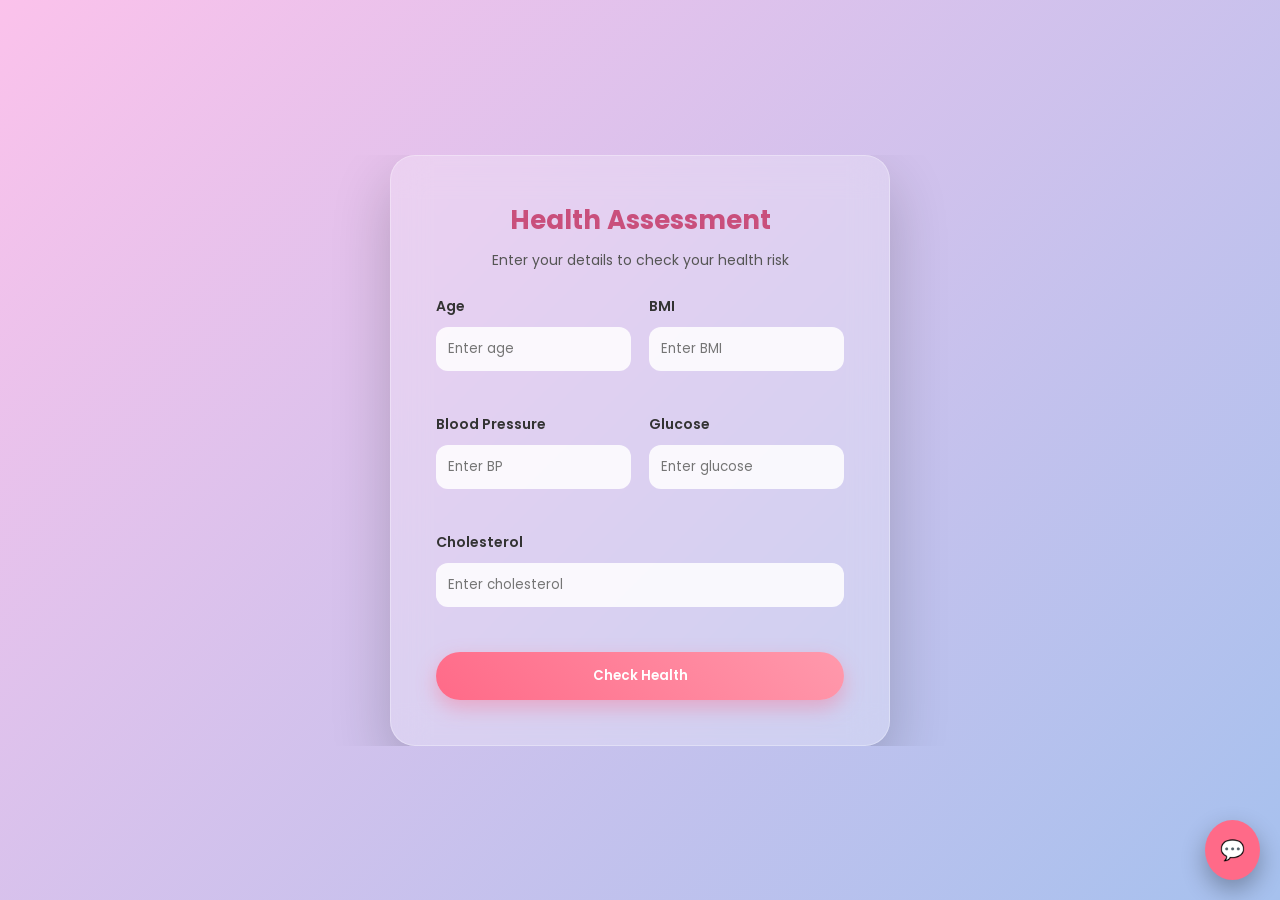
<file: assessment.html>
<!DOCTYPE html>
<html lang="en">
<head>
<meta charset="UTF-8">
<meta name="viewport" content="width=device-width, initial-scale=1.0">
<title>Health Assessment</title>

<link rel="stylesheet" href="style.css">

<!-- FONT -->
<link href="https://fonts.googleapis.com/css2?family=Poppins:wght@300;400;600&display=swap" rel="stylesheet">
</head>

<body>

<div class="assessment-page">

    <div class="assessment-center">

        <div class="assessment-card">

            <h2>Health Assessment</h2>
            <p class="subtitle">Enter your details to check your health risk</p>

            <!-- FORM -->
            <div class="form-grid">

                <div class="form-group">
                    <label>Age</label>
                    <input type="number" id="age" placeholder="Enter age">
                </div>

                <div class="form-group">
                    <label>BMI</label>
                    <input type="number" id="bmi" placeholder="Enter BMI">
                </div>

                <div class="form-group">
                    <label>Blood Pressure</label>
                    <input type="number" id="bp" placeholder="Enter BP">
                </div>

                <div class="form-group">
                    <label>Glucose</label>
                    <input type="number" id="glucose" placeholder="Enter glucose">
                </div>

                <div class="form-group full-width">
                    <label>Cholesterol</label>
                    <input type="number" id="cholesterol" placeholder="Enter cholesterol">
                </div>

            </div>

            <!-- BUTTON -->
            <button class="btn" onclick="predictAll()">Check Health</button>

            <!-- RESULT -->
            <div id="result"></div>

            <!-- SUGGESTION -->
            <div id="suggestions"></div>

        </div>

    </div>

</div>
<!-- CHATBOT BUTTON -->
<div class="chatbot-btn" onclick="toggleChatbot()">💬</div>

<!-- CHATBOT BOX -->
<div class="chatbot-box" id="chatbotBox">

    <div class="chatbot-header">
        Aaru
        <span onclick="toggleChatbot()">✖</span>
    </div>

    <div class="chatbot-body" id="chatBody">
        <div class="bot-msg">Hi! Ask me about your health </div>
    </div>

    <div class="chatbot-input">
        <input type="text" id="chatInput" placeholder="Ask something...">
        <button onclick="sendMessage()">Send</button>
    </div>

</div>

<script src="script.js"></script>

</body>
</html>
</file>
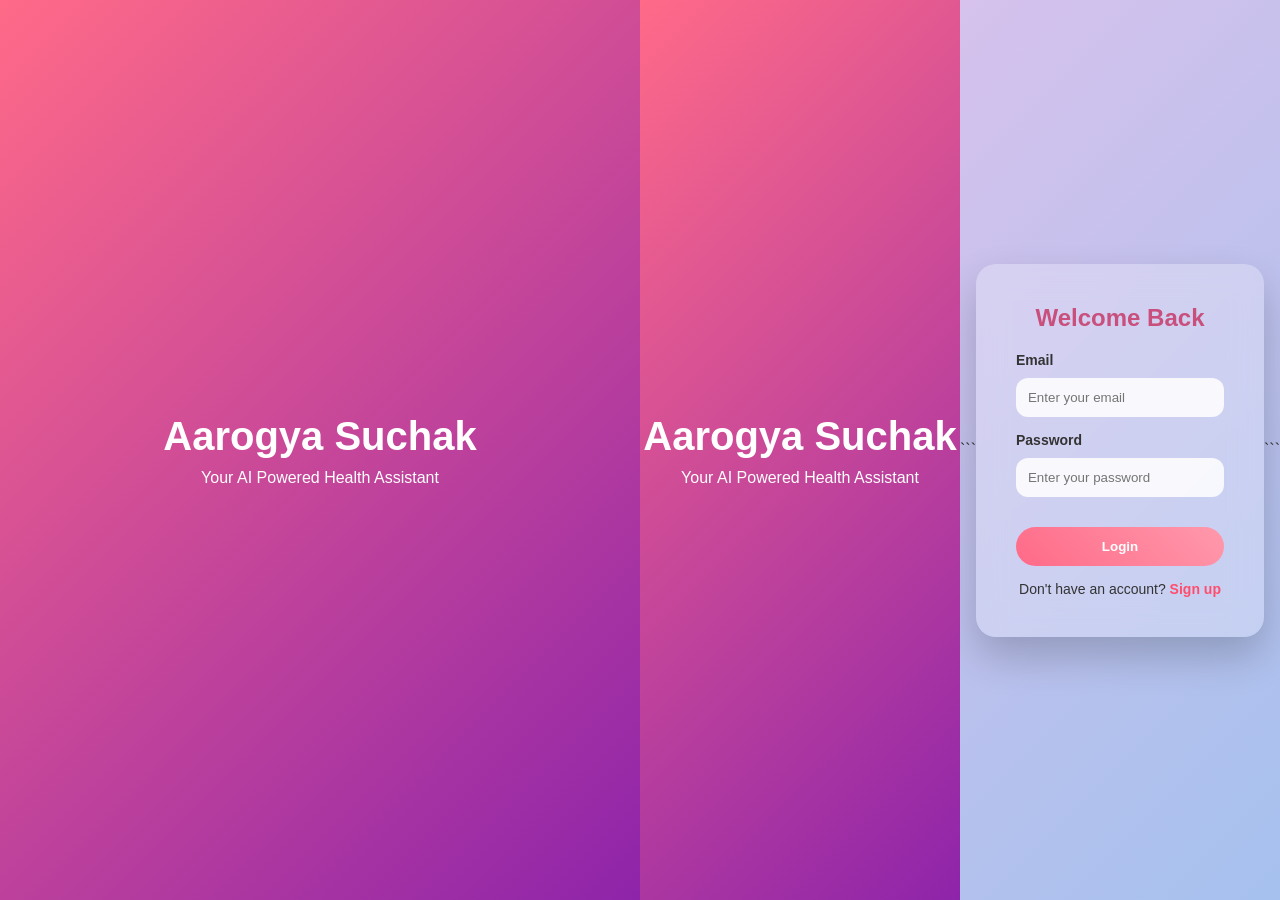
<file: login.html>
<!DOCTYPE html>
<html lang="en">
<head>
<meta charset="UTF-8">
<meta name="viewport" content="width=device-width, initial-scale=1.0">
<title>Login - Aarogya Suchak</title>
<link rel="stylesheet" href="style.css">
</head>

<body>

<div class="login-container">

  <!-- LEFT SIDE -->
  <div class="login-left">
    <h1>Aarogya Suchak</h1>
    <p>Your AI Powered Health Assistant</p>
  </div>

  <!-- RIGHT SIDE -->
  <div class="login-right">

    <!DOCTYPE html>

<html lang="en">
<head>
<meta charset="UTF-8">
<meta name="viewport" content="width=device-width, initial-scale=1.0">
<title>Login - Aarogya Suchak</title>
<link rel="stylesheet" href="style.css">
</head>

<body>

<div class="login-container">

  <!-- LEFT SIDE -->

  <div class="login-left">
    <h1>Aarogya Suchak</h1>
    <p>Your AI Powered Health Assistant</p>
  </div>

  <!-- RIGHT SIDE -->

  <div class="login-right">

```
<div class="login-card">

  <h2>Welcome Back</h2>

  <!-- ✅ FORM ADDED -->
  <form onsubmit="loginUser(event)">

    <div class="form-group">
      <label>Email</label>
      <input type="email" id="loginEmail" placeholder="Enter your email" required>
    </div>

    <div class="form-group">
      <label>Password</label>
      <input type="password" id="loginPassword" placeholder="Enter your password" required>
    </div>

    <!-- ❌ onclick removed -->
    <button class="login-btn" type="submit">Login</button>

  </form>

  <p class="signup-text">
    Don't have an account? <a href="signup.html">Sign up</a>
  </p>

</div>
```

  </div>

</div>

<script src="script.js"></script>

</body>
</html>

  </div>

</div>

<script src="script.js"></script>

</body>
</html>
</file>
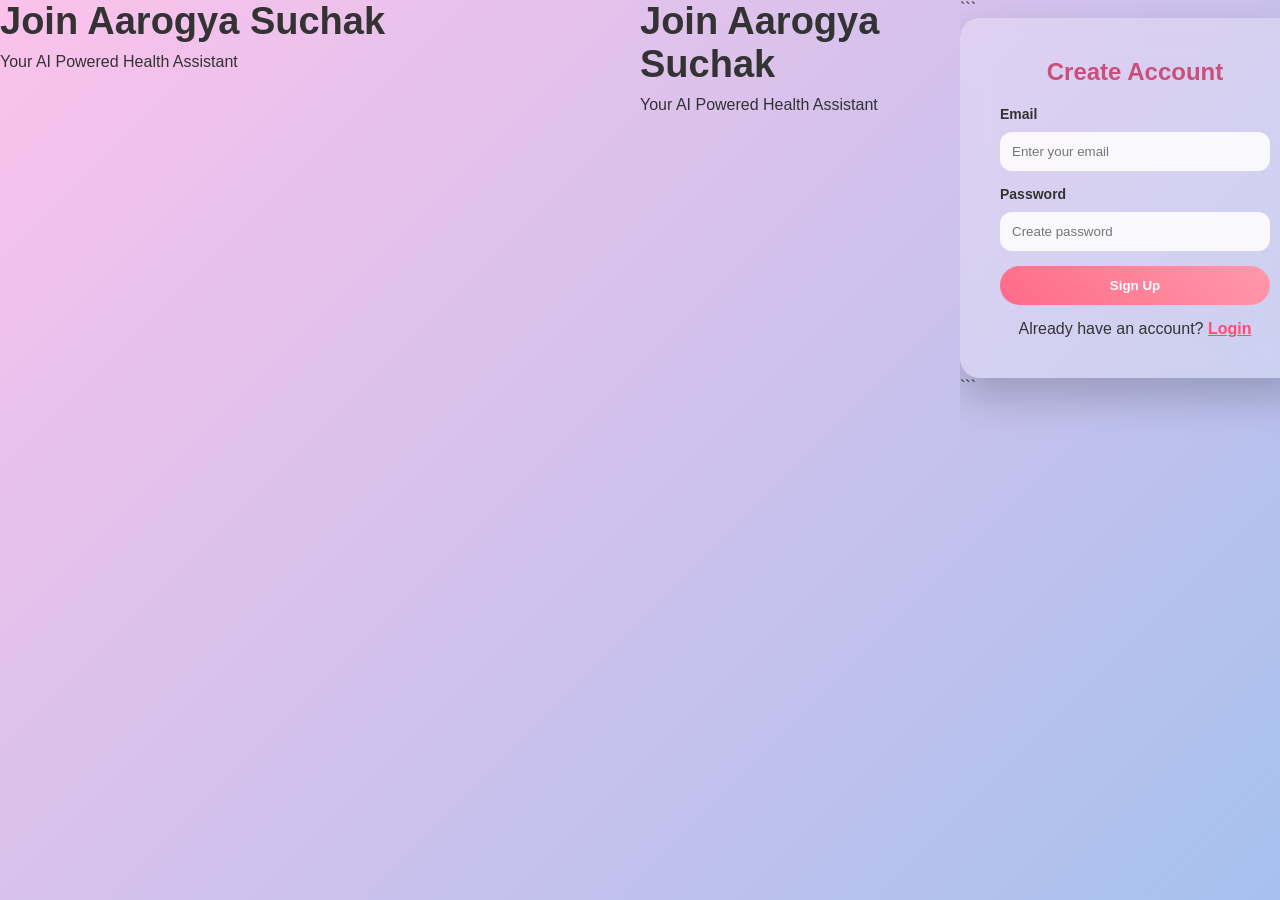
<file: signup.html>
<!DOCTYPE html>
<html lang="en">
<head>
<meta charset="UTF-8">
<meta name="viewport" content="width=device-width, initial-scale=1.0">
<title>Signup - Aarogya Suchak</title>
<link rel="stylesheet" href="style.css">
</head>

<body>

<div class="signup-container">

  <!-- LEFT SIDE -->
  <div class="signup-left">
    <h1>Join Aarogya Suchak</h1>
    <p>Your AI Powered Health Assistant</p>
  </div>

  <!-- RIGHT SIDE -->
  <div class="signup-right">

    <!DOCTYPE html>

<html lang="en">
<head>
<meta charset="UTF-8">
<meta name="viewport" content="width=device-width, initial-scale=1.0">
<title>Signup - Aarogya Suchak</title>
<link rel="stylesheet" href="style.css">
</head>

<body>

<div class="signup-container">

  <!-- LEFT SIDE -->

  <div class="signup-left">
    <h1>Join Aarogya Suchak</h1>
    <p>Your AI Powered Health Assistant</p>
  </div>

  <!-- RIGHT SIDE -->

  <div class="signup-right">

```
<div class="signup-card">

  <h2>Create Account</h2>

  <!-- ✅ ONLY FORM HANDLES SUBMIT -->
  <form onsubmit="signupUser(event)">

    <div class="form-group">
      <label>Email</label>
      <input type="email" id="email" placeholder="Enter your email" required>
    </div>

    <div class="form-group">
      <label>Password</label>
      <input type="password" id="password" placeholder="Create password" required>
    </div>

    <!-- ❌ removed onclick -->
    <button class="signup-btn" type="submit">Sign Up</button>

  </form>

  <p class="login-text">
    Already have an account? <a href="login.html">Login</a>
  </p>

</div>
```

  </div>

</div>

<script src="script.js"></script>

</body>
</html>

  </div>

</div>

<script src="script.js"></script>

</body>
</html>
</file>
<file: style.css>
/* RESET */
*{
  margin:0;
  padding:0;
    overflow-x: hidden; /* 🔥 duplicate remove karega */

  box-sizing:border-box;
  font-family: 'Poppins', sans-serif;
}
/* body {
    margin: 0;
    font-family: 'Poppins', sans-serif;
  overflow-x: hidden; /* 🔥 VERY IMPORTANT */

    background: url('https://images.unsplash.com/photo-1505751172876-fa1923c5c528') no-repeat center center/cover;
} */
html{
  scroll-behavior:smooth;
}

/* BODY */
body{
  background: linear-gradient(135deg, #fbc2eb, #a6c1ee);
  min-height:100vh;
  color:#333;
}

/* NAVBAR */
.navbar{
  display:flex;
  justify-content:space-between;
  align-items:center;
  padding:15px 40px;
  background: rgba(255,255,255,0.2);
  backdrop-filter: blur(12px);
  box-shadow:0 4px 20px rgba(0,0,0,0.1);
  position: sticky;
  top:0;
  z-index:1000;
}

.logo{
  font-size:22px;
  font-weight:700;
  display:flex;
  align-items:center;
  gap:10px;
}

.logo img{
  width:35px;
}

.nav-links{
  display:flex;
  gap:25px;
  list-style:none;
}

.nav-links a{
  text-decoration:none;
  font-weight:500;
  transition:0.3s;
}

.nav-links a:hover{
  color:#ff4d6d;
}

.nav-links .active{
  color:#ff4d6d;
  font-weight:bold;
}

/* HERO */
.hero{
  padding:80px 20px;
  display:flex;
  justify-content:center;
}

.hero-content{
  display:flex;
  align-items:center;
  justify-content:space-between;
  gap:60px;
  max-width:1200px;
  width:100%;

  background: rgba(255,255,255,0.25);
  backdrop-filter: blur(15px);
  border-radius:25px;
  padding:50px;
  box-shadow:0 20px 50px rgba(0,0,0,0.15);
}

.hero-text{
  flex:1;
}

.hero-text h1{
  font-size:44px;
  color:#C94F7C;
  line-height:1.2;
}

.hero-text p{
  margin:20px 0;
  font-size:16px;
  color:#555;
}

.hero-image{
  flex:1;
  text-align:center;
}

.hero-image img{
  width:320px;
  border-radius:20px;
  box-shadow:0 15px 40px rgba(0,0,0,0.2);
  animation:float 3s ease-in-out infinite;
}

@keyframes float{
  0%{transform:translateY(0);}
  50%{transform:translateY(-12px);}
  100%{transform:translateY(0);}
}

/* BUTTON */
.btn{
  padding:14px 35px;
  border:none;
  border-radius:40px;
  background:linear-gradient(45deg,#ff6a88,#ff99ac);
  color:white;
  font-weight:600;
  cursor:pointer;
  transition:0.3s;
  box-shadow:0 8px 20px rgba(255,105,135,0.4);
}

.btn:hover{
  transform:scale(1.05);
  box-shadow:0 12px 30px rgba(255,105,135,0.5);
}

/* STATS */
.stats{
  display:flex;
  justify-content:center;
  gap:40px;
  margin:60px 0;
}

.stat-box{
  background: rgba(255,255,255,0.25);
  backdrop-filter: blur(10px);
  padding:25px 35px;
  border-radius:20px;
  text-align:center;
  box-shadow:0 10px 25px rgba(0,0,0,0.1);
}

.stat-box h2{
  color:#ff4d6d;
  font-size:28px;
}

/* FEATURES */
.features{
  padding:80px 20px;
  text-align:center;
}

.features h2{
  color:#C94F7C;
  margin-bottom:40px;
}

.feature-container{
  display:flex;
  justify-content:center;
  gap:30px;
  flex-wrap:wrap;
}

.card{
  padding:25px;
  width:260px;
  border-radius:20px;
  color:white;
  box-shadow:0 10px 30px rgba(0,0,0,0.15);
  transition:0.3s;
}

.card:hover{
  transform:translateY(-10px);
}

.pink{ background:#C94F7C; }
.purple{ background:#8E24AA; }
.green{ background:#26A69A; }

/* STEPS */
.steps{
  padding:80px 20px;
  text-align:center;
}

.steps h2{
  color:#C94F7C;
  margin-bottom:50px;
}

.steps-container{
  display:flex;
  justify-content:center;
  gap:30px;
  flex-wrap:wrap;
}

.step{
  background:white;
  padding:25px;
  width:260px;
  border-radius:20px;
  box-shadow:0 10px 25px rgba(0,0,0,0.1);
  transition:0.3s;
}

.step:hover{
  transform:translateY(-8px);
}

/* WHY */
.why{
  padding:80px 20px;
  text-align:center;
}

.why h2{
  color:#C94F7C;
  margin-bottom:30px;
}

/* CTA */
.cta{
  text-align:center;
  padding:80px 20px;
}

.cta h2{
  margin-bottom:20px;
}

/* FOOTER */
.footer{
  text-align:center;
  padding:20px;
  background: rgba(0,0,0,0.1);
  margin-top:40px;
}

/* ================= ABOUT PAGE ONLY ================= */

.about-hero{
  text-align:center;
  padding:70px 20px;
}

.about-hero h1{
  font-size:38px;
  color:#C94F7C;
  margin-bottom:10px;
}

.about-hero p{
  max-width:700px;
  margin:auto;
  line-height:1.6;
}

.about-section{
  text-align:center;
  padding:60px 20px;
}

.about-section h2{
  font-size:28px;
  margin-bottom:20px;
  color:#C94F7C;
}

.about-section p{
  max-width:750px;
  margin:auto;
  line-height:1.7;
}

/* tech stack */
.tech-container{
  display:flex;
  justify-content:center;
  flex-wrap:wrap;
  gap:15px;
  margin-top:20px;
}

.tech-container span{
  background: rgba(255,255,255,0.3);
  padding:10px 18px;
  border-radius:20px;
  font-size:14px;
  backdrop-filter: blur(10px);
}

/* ================= RESPONSIVE ================= */

@media(max-width:900px){

  .hero-content{
    flex-direction:column;
    text-align:center;
  }

  .hero-image img{
    width:250px;
  }

  .stats{
    flex-direction:column;
    align-items:center;
  }

  .steps-container{
    flex-direction:column;
    align-items:center;
  }

}

/* ================= PREMIUM ABOUT PAGE ================= */

.about-hero{
  text-align:center;
  padding:90px 20px;
}

.about-hero h1{
  font-size:42px;
  font-weight:700;
  background: linear-gradient(90deg,#ff4d6d,#8E24AA);
  -webkit-background-clip: text;
  -webkit-text-fill-color: transparent;
  margin-bottom:15px;
}

.about-hero p{
  max-width:750px;
  margin:auto;
  font-size:17px;
  line-height:1.7;
  color:#555;
}

/* SECTION */
.about-section{
  padding:70px 20px;
  text-align:center;
}

.about-section h2{
  font-size:30px;
  color:#C94F7C;
  margin-bottom:20px;
  position:relative;
}

.about-section h2::after{
  content:'';
  width:60px;
  height:3px;
  background:#ff4d6d;
  display:block;
  margin:10px auto;
  border-radius:10px;
}

.about-section p{
  max-width:750px;
  margin:auto;
  font-size:16px;
  line-height:1.7;
  color:#444;
}

/* PREMIUM CARDS */
.feature-container{
  margin-top:40px;
  display:flex;
  justify-content:center;
  gap:30px;
  flex-wrap:wrap;
}

.card{
  width:270px;
  padding:30px;
  border-radius:20px;
  color:white;
  backdrop-filter: blur(15px);
  box-shadow:0 15px 40px rgba(0,0,0,0.2);
  transition: all 0.3s ease;
  position:relative;
  overflow:hidden;
}

.card::before{
  content:'';
  position:absolute;
  top:0;
  left:-100%;
  width:100%;
  height:100%;
  background: rgba(255,255,255,0.2);
  transition:0.4s;
}

.card:hover::before{
  left:100%;
}

.card:hover{
  transform: translateY(-12px) scale(1.03);
  box-shadow:0 25px 60px rgba(0,0,0,0.3);
}

/* COLORS */
.pink{ background: linear-gradient(135deg,#ff6a88,#ff99ac); }
.purple{ background: linear-gradient(135deg,#8E24AA,#BA68C8); }
.green{ background: linear-gradient(135deg,#26A69A,#66BB6A); }

/* TECH STACK */
.tech-container{
  margin-top:25px;
  display:flex;
  justify-content:center;
  flex-wrap:wrap;
  gap:15px;
}

.tech-container span{
  padding:10px 18px;
  border-radius:20px;
  background: rgba(255,255,255,0.3);
  backdrop-filter: blur(10px);
  font-size:14px;
  transition:0.3s;
}

.tech-container span:hover{
  background:#ff4d6d;
  color:white;
  transform:scale(1.1);
}

/* GOAL */
.about-section:last-child{
  padding-bottom:100px;
}

.about-section:last-child p{
  font-size:17px;
  font-weight:500;
}

/* RESPONSIVE */
@media(max-width:768px){

  .about-hero h1{
    font-size:32px;
  }

  .card{
    width:90%;
  }

}
/* ===== PREMIUM HERO BOX ===== */

.premium-hero{
  display:flex;
  justify-content:center;
  padding:100px 20px;
}

.hero-box{
  max-width:900px;
  text-align:center;
  padding:60px;

  background: rgba(255,255,255,0.25);
  backdrop-filter: blur(18px);
  border-radius:30px;

  box-shadow:0 25px 60px rgba(0,0,0,0.2);
  animation: fadeUp 1s ease;
}

.hero-box h1{
  font-size:42px;
  font-weight:700;

  background: linear-gradient(90deg,#ff4d6d,#8E24AA);
  -webkit-background-clip:text;
  -webkit-text-fill-color:transparent;

  margin-bottom:20px;
}

.hero-box p{
  font-size:17px;
  color:#555;
  line-height:1.7;
}


/* ===== ABOUT CONTENT BOX ===== */

.premium-section{
  display:flex;
  justify-content:center;
  padding:80px 20px;
}

.about-box{
  max-width:900px;
  text-align:center;
  padding:50px;

  background: rgba(255,255,255,0.2);
  backdrop-filter: blur(15px);
  border-radius:25px;

  box-shadow:0 20px 50px rgba(0,0,0,0.15);
  transition:0.3s;
}

.about-box:hover{
  transform:translateY(-8px);
}

.about-box h2{
  font-size:30px;
  color:#C94F7C;
  margin-bottom:15px;
  position:relative;
}

.about-box h2::after{
  content:'';
  width:60px;
  height:3px;
  background:#ff4d6d;
  display:block;
  margin:10px auto;
  border-radius:10px;
}

.about-box p{
  font-size:16px;
  color:#444;
  line-height:1.7;
}


/* ===== ANIMATION ===== */

@keyframes fadeUp{
  from{
    opacity:0;
    transform:translateY(30px);
  }
  to{
    opacity:1;
    transform:translateY(0);
  }
}

/* ===== LOGIN PAGE ===== */

.login-wrapper{
  height:100vh;
  display:flex;
  justify-content:center;
  align-items:center;
  padding:20px;
}

/* CARD */
.login-card{
  width:380px;
  padding:40px;
  border-radius:25px;

  background: rgba(255,255,255,0.25);
  backdrop-filter: blur(20px);

  box-shadow:0 20px 50px rgba(0,0,0,0.2);

  text-align:center;
  animation:fadeUp 0.8s ease;
}

/* HEADER */
.login-header img{
  width:70px;
  margin-bottom:10px;
}

.login-header h2{
  color:#C94F7C;
  margin-bottom:5px;
}

.login-header p{
  font-size:14px;
  color:#666;
  margin-bottom:20px;
}

/* INPUTS */
.form-group{
  text-align:left;
  margin-bottom:15px;
}

.form-group label{
  font-size:14px;
}

.form-group input{
  width:100%;
  padding:10px;
  margin-top:5px;
  border:none;
  border-radius:10px;
  outline:none;
}

/* BUTTON */
.login-btn{
  width:100%;
  margin-top:15px;
  padding:12px;
  border:none;
  border-radius:30px;
  background:linear-gradient(45deg,#ff6a88,#ff99ac);
  color:white;
  font-weight:600;
  cursor:pointer;
  transition:0.3s;
}

.login-btn:hover{
  transform:scale(1.05);
}

/* SIGNUP */
.signup-text{
  margin-top:15px;
  font-size:14px;
}

.signup-text a{
  color:#ff4d6d;
  font-weight:600;
  text-decoration:none;
}

/* ===== LOGIN PAGE PREMIUM ===== */

.login-container{
    display: flex;
  height: 100vh;
  width: 100%;
  overflow: hidden; /* 🔥 important */
}

/* LEFT SIDE */
.login-left{
  flex:1;
  display:flex;
  display: flex;
  flex-direction: column;
  justify-content: center;
  align-items: center;
  color:white;
  background: linear-gradient(135deg,#ff6a88,#8E24AA);
}
.login-left,
.login-right {
  width: 50%;
  flex: 0 0 50%; /* 🔥 force equal split */
}
.login-left h1{
  font-size:40px;
}

.login-left p{
  margin-top:10px;
}

/* RIGHT SIDE */
.login-right{
   display: flex;
  justify-content: center;
  align-items: center;
}

/* CARD */
.login-card{
  width:350px;
  padding:40px;
  border-radius:20px;

  background: rgba(255,255,255,0.25);
  backdrop-filter: blur(15px);

  box-shadow:0 20px 40px rgba(0,0,0,0.2);
}

.login-card h2{
  text-align:center;
  margin-bottom:20px;
  color:#C94F7C;
}

/* INPUT */
.form-group{
  margin-bottom:15px;
}

.form-group input{
  width:100%;
  padding:10px;
  border:none;
  border-radius:10px;
  margin-top:5px;
}

/* BUTTON */
.login-btn{
  width:100%;
  padding:12px;
  border:none;
  border-radius:30px;
  background:linear-gradient(45deg,#ff6a88,#ff99ac);
  color:white;
  font-weight:bold;
  cursor:pointer;
  transition:0.3s;
}

.login-btn:hover{
  transform:scale(1.05);
}

/* TEXT */
.signup-text{
  margin-top:15px;
  text-align:center;
}

.signup-text a{
  color:#ff4d6d;
  font-weight:bold;
}

/* RESPONSIVE */
@media(max-width:768px){
  .login-container{
    flex-direction:column;
  }
}


/* ===== SIGNUP PAGE ===== */

.signup-container {
  display: flex;
  height: 100vh;
  width: 100%;
  overflow: hidden; /* 🔥 important */
}
/* LEFT */
.signup-left {
  width: 50%;
  flex: 0 0 50%; /* 🔥 prevent overflow */
}
.signup-left h1{
  font-size:38px;
}

.signup-left p{
  margin-top:10px;
}

/* RIGHT */
.signup-left,
.signup-right {
  width: 50%;
  flex: 0 0 50%; /* 🔥 prevent overflow */
}/* CARD */
.signup-card{
  width:350px;
  padding:40px;
  border-radius:20px;

  background: rgba(255,255,255,0.25);
  backdrop-filter: blur(15px);

  box-shadow:0 20px 40px rgba(0,0,0,0.2);
}

.signup-card h2{
  text-align:center;
  margin-bottom:20px;
  color:#C94F7C;
}

/* BUTTON */
.signup-btn{
  width:100%;
  padding:12px;
  border:none;
  border-radius:30px;
  background:linear-gradient(45deg,#ff6a88,#ff99ac);
  color:white;
  font-weight:bold;
  cursor:pointer;
  transition:0.3s;
}

.signup-btn:hover{
  transform:scale(1.05);
}

/* TEXT */
.login-text{
  margin-top:15px;
  text-align:center;
}

.login-text a{
  color:#ff4d6d;
  font-weight:bold;
}

/* RESPONSIVE */
@media(max-width:768px){
  .signup-container{
    flex-direction:column;
  }
}

/* ===== ASSESSMENT PAGE ===== */

.assessment-page{
  display:flex;
  height:100vh;
}

.assessment-left{
  flex:1;
  background: linear-gradient(135deg,#ff6a88,#8E24AA);
  color:white;
  display:flex;
  flex-direction:column;
  justify-content:center;
  align-items:center;
}

.assessment-left h1{
  font-size:40px;
}

.assessment-right{
  flex:1;
  display:flex;
  justify-content:center;
  align-items:center;
}

.assessment-card{
  width:380px;
  padding:30px;
  border-radius:20px;
  background: rgba(255,255,255,0.25);
  backdrop-filter: blur(15px);
  box-shadow:0 20px 40px rgba(0,0,0,0.2);
}

.assessment-card h2{
  text-align:center;
  margin-bottom:20px;
  color:#C94F7C;
}

.input{
  width:100%;
  padding:10px;
  margin-bottom:15px;
  border-radius:10px;
  border:none;
}

#form-area input{
  width:100%;
  padding:10px;
  margin-bottom:10px;
  border-radius:10px;
  border:none;
}

.result-box{
  margin-top:20px;
  text-align:center;
}

.result-box h3{
  color:#ff4d6d;
}

/* ===== NEW AI ASSESSMENT ===== */

.assessment-page{
  display:flex;
  height:100vh;
}

.assessment-left{
  flex:1;
  background: linear-gradient(135deg,#ff6a88,#8E24AA);
  color:white;
  display:flex;
  flex-direction:column;
  justify-content:center;
  align-items:center;
}

.assessment-left h1{
  font-size:40px;
}

.assessment-right{
  flex:1;
  display:flex;
  justify-content:center;
  align-items:center;
}

.assessment-card{
  width:400px;
  padding:30px;
  border-radius:20px;
  background: rgba(255,255,255,0.25);
  backdrop-filter: blur(15px);
  box-shadow:0 20px 40px rgba(0,0,0,0.2);
}

.assessment-card h2{
  text-align:center;
  margin-bottom:20px;
  color:#C94F7C;
}

.assessment-card input{
  width:100%;
  padding:10px;
  margin-bottom:10px;
  border:none;
  border-radius:10px;
}

.result-box{
  margin-top:20px;
  text-align:center;
}

/* RESULT CARD */
.result-card {
    margin-top: 20px;
    padding: 25px;
    border-radius: 20px;
    background: rgba(255,255,255,0.12);
    backdrop-filter: blur(15px);
    box-shadow: 0 20px 40px rgba(0,0,0,0.25);
    animation: fadeIn 0.5s ease;
}

/* HERO SECTION */
.hero-risk {
    text-align: center;
    margin-bottom: 20px;
}

.hero-risk h2 {
    font-size: 14px;
    color: #999;
    letter-spacing: 1px;
}

.hero-risk h1 {
    font-size: 28px;
    color: #ff4d6d;
    margin-top: 5px;
}

/* LIST */
.risk-list {
    display: flex;
    flex-direction: column;
    gap: 10px;
}

/* ITEM */
.risk-item {
    display: flex;
    justify-content: space-between;
    align-items: center;
    padding: 12px 15px;
    border-radius: 12px;
    background: rgba(255,255,255,0.08);
    transition: 0.3s;
}

.risk-item:hover {
    transform: scale(1.02);
    background: rgba(255,255,255,0.15);
}

/* BADGES */
.badge {
    padding: 5px 12px;
    border-radius: 20px;
    font-size: 13px;
    font-weight: 600;
}

/* COLORS */
.badge.low {
    background: rgba(40,167,69,0.2);
    color: #28a745;
}

.badge.medium {
    background: rgba(255,193,7,0.2);
    color: #ffc107;
}

.badge.high {
    background: rgba(220,53,69,0.2);
    color: #dc3545;
}

/* ANIMATION */
@keyframes fadeIn {
    from {opacity: 0; transform: translateY(10px);}
    to {opacity: 1; transform: translateY(0);}
}
.btn {
    transition: 0.3s;
}

.btn:hover {
    transform: scale(1.05);
    box-shadow: 0 5px 20px rgba(255, 77, 109, 0.5);
}

canvas {
    background: rgba(255,255,255,0.1);
    padding: 10px;
    border-radius: 10px;
}

/* WRAPPER */
.assessment-wrapper{
  display:flex;
  justify-content:center;
  align-items:center;
  min-height:100vh;
  padding:20px;
}

/* CARD */
.assessment-card{
  background: rgba(255,255,255,0.25);
  backdrop-filter: blur(15px);
  padding:40px;
  border-radius:25px;
  width:100%;
  max-width:600px;
  box-shadow:0 20px 50px rgba(0,0,0,0.2);
  text-align:center;
}

/* TITLE */
.assessment-card h2{
  color:#C94F7C;
  margin-bottom:10px;
}

.subtitle{
  color:#555;
  margin-bottom:30px;
}

/* GRID */
.form-grid{
  display:grid;
  grid-template-columns:1fr 1fr;
  gap:20px;
}

/* FULL WIDTH */
.full-width{
  grid-column:span 2;
}

/* INPUT */
.form-group{
  text-align:left;
}

.form-group label{
  font-weight:600;
  margin-bottom:5px;
  display:block;
}

.form-group input{
  width:100%;
  padding:12px;
  border-radius:10px;
  border:1px solid #ccc;
  outline:none;
}

/* RESULT CARD */
/* ===== RESULT UI PREMIUM ===== */

.result-card{
  margin-top:25px;
  padding:25px;
  border-radius:20px;
  background:white;
  box-shadow:0 15px 40px rgba(0,0,0,0.2);
  text-align:center;
  animation:fadeIn 0.5s ease;
}

.result-header h3{
  font-size:14px;
  color:#888;
}

.result-header h1{
  font-size:28px;
  margin:10px 0;
  color:#333;
}

/* BADGE */
.risk-badge{
  display:inline-block;
  padding:8px 18px;
  border-radius:20px;
  font-size:14px;
  font-weight:600;
  margin:10px 0;
}

/* COLORS */
.lowrisk{
  background:#e6f7ee;
  color:#28a745;
}

.mediumrisk{
  background:#fff4e5;
  color:#ff9800;
}

.highrisk{
  background:#fdecea;
  color:#dc3545;
}

/* RISK BAR */
.risk-bar{
  width:100%;
  height:10px;
  background:#eee;
  border-radius:10px;
  margin-top:10px;
  overflow:hidden;
}

.risk-fill{
  height:100%;
  border-radius:10px;
}

/* WIDTH BASED ON RISK */
.risk-fill.lowrisk{
  width:30%;
  background:#28a745;
}

.risk-fill.mediumrisk{
  width:65%;
  background:#ff9800;
}

.risk-fill.highrisk{
  width:95%;
  background:#dc3545;
}

/* SUGGESTION */
.suggestion-box{
  margin-top:15px;
  padding:15px;
  border-radius:12px;
  background:rgba(255,255,255,0.8);
  text-align:center;
  font-size:14px;
}/* RESPONSIVE */
@media(max-width:600px){
  .form-grid{
    grid-template-columns:1fr;
  }

  .full-width{
    grid-column:span 1;
  }
}

/* ========================= */
/* ONLY ASSESSMENT PAGE CSS  */
/* ========================= */

/* ========================= */
/* PREMIUM CLEAN ASSESSMENT  */
/* ========================= */

/* ========================= */
/* PREMIUM MATCH ASSESSMENT  */
/* ========================= */

/* ========================= */
/* PREMIUM CENTERED DESIGN   */
/* ========================= */

.assessment-page{
  min-height:100vh;
  background: linear-gradient(135deg, #fbc2eb, #a6c1ee);
  display:flex;
  justify-content:center;
  align-items:center;
}

/* CENTER WRAPPER */
.assessment-center{
  width:100%;
  display:flex;
  justify-content:center;
  align-items:center;
}

/* CARD */
.assessment-card{
  background: rgba(255,255,255,0.25);
  backdrop-filter: blur(18px);
  padding:45px;
  border-radius:25px;
  width:90%;
  max-width:500px;
  box-shadow:0 25px 60px rgba(0,0,0,0.2);
  border:1px solid rgba(255,255,255,0.3);
}

/* TITLE */
.assessment-card h2{
  text-align:center;
  font-size:26px;
  color:#C94F7C;
}

.subtitle{
  text-align:center;
  font-size:14px;
  color:#555;
  margin-bottom:25px;
}

/* GRID */
.form-grid{
  display:grid;
  grid-template-columns:1fr 1fr;
  gap:18px;
}

.full-width{
  grid-column:span 2;
}

/* INPUT */
.form-group input{
  width:100%;
  padding:12px;
  border-radius:12px;
  border:none;
  background: rgba(255,255,255,0.85);
}

.form-group input:focus{
  outline:none;
  background:white;
  box-shadow:0 0 10px rgba(255,105,135,0.4);
}

/* BUTTON */
.btn{
  width:100%;
  margin-top:20px;
  padding:14px;
  border:none;
  border-radius:40px;
  background:linear-gradient(45deg,#ff6a88,#ff99ac);
  color:white;
  font-weight:600;
  cursor:pointer;
  transition:0.3s;
}

.btn:hover{
  transform:scale(1.05);
}

/* RESULT */
.result-card{
  margin-top:25px;
  padding:20px;
  border-radius:15px;
  background:white;
  box-shadow:0 10px 25px rgba(0,0,0,0.15);
  text-align:center;
}

/* ===== CHATBOT ===== */

.chatbot-btn{
  position:fixed;
  bottom:20px;
  right:20px;
  background:#ff6a88;
  color:white;
  font-size:20px;
  padding:15px;
  border-radius:50%;
  cursor:pointer;
  box-shadow:0 10px 25px rgba(0,0,0,0.3);
}

/* BOX */
.chatbot-box{
  position:fixed;
  bottom:80px;
  right:20px;
  width:300px;
  height:400px;
  background:white;
  border-radius:15px;
  box-shadow:0 15px 40px rgba(0,0,0,0.3);
  display:none;
  flex-direction:column;
  overflow:hidden;
}

/* HEADER */
.chatbot-header{
  background:#ff6a88;
  color:white;
  padding:12px;
  display:flex;
  justify-content:space-between;
  font-weight:bold;
}

/* BODY */
.chatbot-body{
  flex:1;
  padding:10px;
  overflow-y:auto;
  font-size:14px;
}

/* MESSAGES */
.bot-msg{
  background:#f1f1f1;
  padding:8px;
  border-radius:10px;
  margin-bottom:8px;
}

.user-msg{
  background:#ff6a88;
  color:white;
  padding:8px;
  border-radius:10px;
  margin-bottom:8px;
  text-align:right;
}

/* INPUT */
.chatbot-input{
  display:flex;
  border-top:1px solid #ddd;
}

.chatbot-input input{
  flex:1;
  padding:10px;
  border:none;
  outline:none;
}

.chatbot-input button{
  padding:10px;
  border:none;
  background:#ff6a88;
  color:white;
  cursor:pointer;
}

/* DASHBOARD */

/* 🌈 Background Upgrade */


/* Wrapper */
/* 🌈 BACKGROUND IMPROVE */

/* body {
    margin: 0;
    font-family: 'Poppins', sans-serif;

    background: url('https://images.unsplash.com/photo-1505751172876-fa1923c5c528') no-repeat center center/cover;
} */
/* 
body::before {
    content: "";
    position: fixed;
    width: 100%;
    height: 100%;
    background: rgba(255,255,255,0.7);
    z-index: -1;
} */

/* 📦 WRAPPER CENTERING */
/* .dashboard-wrapper {
    text-align: center;
    padding-top: 80px;
    max-width: 1100px;
    margin
}


/* 🧠 HEADER */
.dashboard-header h2 {
    font-size: 36px;
    font-weight: 600;
    color: #2c2c2c;
    margin-bottom: 5px;
}

.dashboard-header p {
    color: #555;
    margin-bottom: 35px;
}

/* 🚀 BUTTONS */
.dashboard-actions {
    margin-bottom: 50px;
}

.dash-btn {
  
    text-decoration: none ;

    background: linear-gradient(135deg, #ff6a88, #ff99ac);
    border: none;
    padding: 14px 30px;
    margin: 10px;
    border-radius: 30px;
    color: white;
    font-weight: 600;
    cursor: pointer;
    box-shadow: 0 6px 20px rgba(0,0,0,0.2);
    transition: all 0.3s ease;
}

.dash-btn:hover {
    transform: translateY(-2px) scale(1.04);
}

/* 📊 CARD CONTAINER */
.dashboard-card {
    width: 380px;  /* 👈 bigger */
    margin: 25px auto;
    padding: 25px;
    border-radius: 22px;

    background: rgba(255, 255, 255, 0.25);
    backdrop-filter: blur(12px);

    box-shadow: 0 10px 30px rgba(0,0,0,0.25);
    text-align: left;

    transition: 0.3s ease;
}

/* ✨ HOVER EFFECT */
.dashboard-card:hover {
    transform: translateY(-5px);
}

/* 🧾 TITLE */
.dashboard-card h3 {
    margin-bottom: 12px;
    font-size: 18px;
}

/* 📌 RESULT TEXT */
#last-result {
    font-size: 18px;
    font-weight: 600;
    color: #ff4d6d;
}

/* 💡 LIST */
.dashboard-card ul {
    padding-left: 20px;
    line-height: 1.7;
}

/* 🌟 EXTRA SPACING FIX */
.dashboard-card:last-child {
    margin-bottom: 60px;
    grid-column: span 2;
} 
/* ================= DASHBOARD FINAL PREMIUM FIX ================= */

/* WRAPPER FULL WIDTH GRID */
.dashboard-wrapper {
    max-width: 1100px;
    margin: auto;
    padding: 60px 20px;

    display: grid;
    grid-template-columns: repeat(2, 1fr);
    gap: 30px;
}

/* HEADER FULL WIDTH */
.dashboard-header {
    grid-column: span 2;
    text-align: center;
}

/* BUTTONS FULL WIDTH */
.dashboard-actions {
    grid-column: span 2;
    text-align: center;
    margin-bottom: 20px;
}

/* BIGGER CARDS */
.dashboard-card {
    width: 100%;   /* REMOVE FIXED WIDTH */
    padding: 30px;
    border-radius: 25px;

    background: rgba(255,255,255,0.3);
    backdrop-filter: blur(15px);

    box-shadow: 0 20px 40px rgba(0,0,0,0.25);
}

/* HOVER PREMIUM */
.dashboard-card:hover {
    transform: translateY(-8px) scale(1.02);
}

/* RESULT TEXT BIG */
#last-result {
    font-size: 20px;
    font-weight: 700;
}

/* RESPONSIVE */
@media(max-width: 768px) {
    .dashboard-wrapper {
        grid-template-columns: 1fr;
    }

    .dashboard-header,
    .dashboard-actions {
        grid-column: span 1;
    }
}

/* EXTRA RESULT INFO */
.result-extra {
    margin-top: 15px;
    font-size: 14px;
}

/* RISK BAR */
.risk-bar {
    width: 100%;
    height: 8px;
    background: #eee;
    border-radius: 10px;
    margin-top: 8px;
}

.risk-fill {
    height: 100%;
    border-radius: 10px;
}

/* 🔥 PREMIUM RESULT CARD */
.result-card-premium {
    display: flex;
    flex-direction: column;
    justify-content: flex-start;
    gap: 15px;
}

/* RESULT TEXT CENTER */
#last-result {
    font-size: 22px;
    font-weight: 700;
    text-align: center;
    color: #ff4d6d;
}

/* EXTRA INFO CENTER */
.result-extra {
    text-align: center;
}

/* RISK BAR IMPROVED */
.risk-bar {
    width: 100%;
    height: 10px;
    background: rgba(0,0,0,0.1);
    border-radius: 20px;
    margin-top: 10px;
    overflow: hidden;
}

.risk-fill {
    height: 100%;
    border-radius: 20px;
    transition: 0.4s ease;
}

.check-btn {
  background: linear-gradient(135deg, #6a11cb, #2575fc);
  color: white;
  padding: 12px 25px;
  border: none;
  border-radius: 25px;
  font-size: 16px;
  cursor: pointer;
  transition: 0.3s;
}

.check-btn:hover {
  transform: scale(1.05);
  box-shadow: 0 5px 15px rgba(0,0,0,0.2);
}

.popup {
  display: none;
  position: fixed;
  top: 0;
  left: 0;
  width: 100%;
  height: 100%;
  background: rgba(0,0,0,0.5);
  justify-content: center;
  align-items: center;
}

.popup-content {
  background: white;
  padding: 20px;
  border-radius: 10px;
  text-align: center;
}

.popup-content button {
  margin-top: 10px;
  padding: 8px 20px;
  border: none;
  background: #2575fc;
  color: white;
  border-radius: 20px;
  cursor: pointer;
}
</file>
